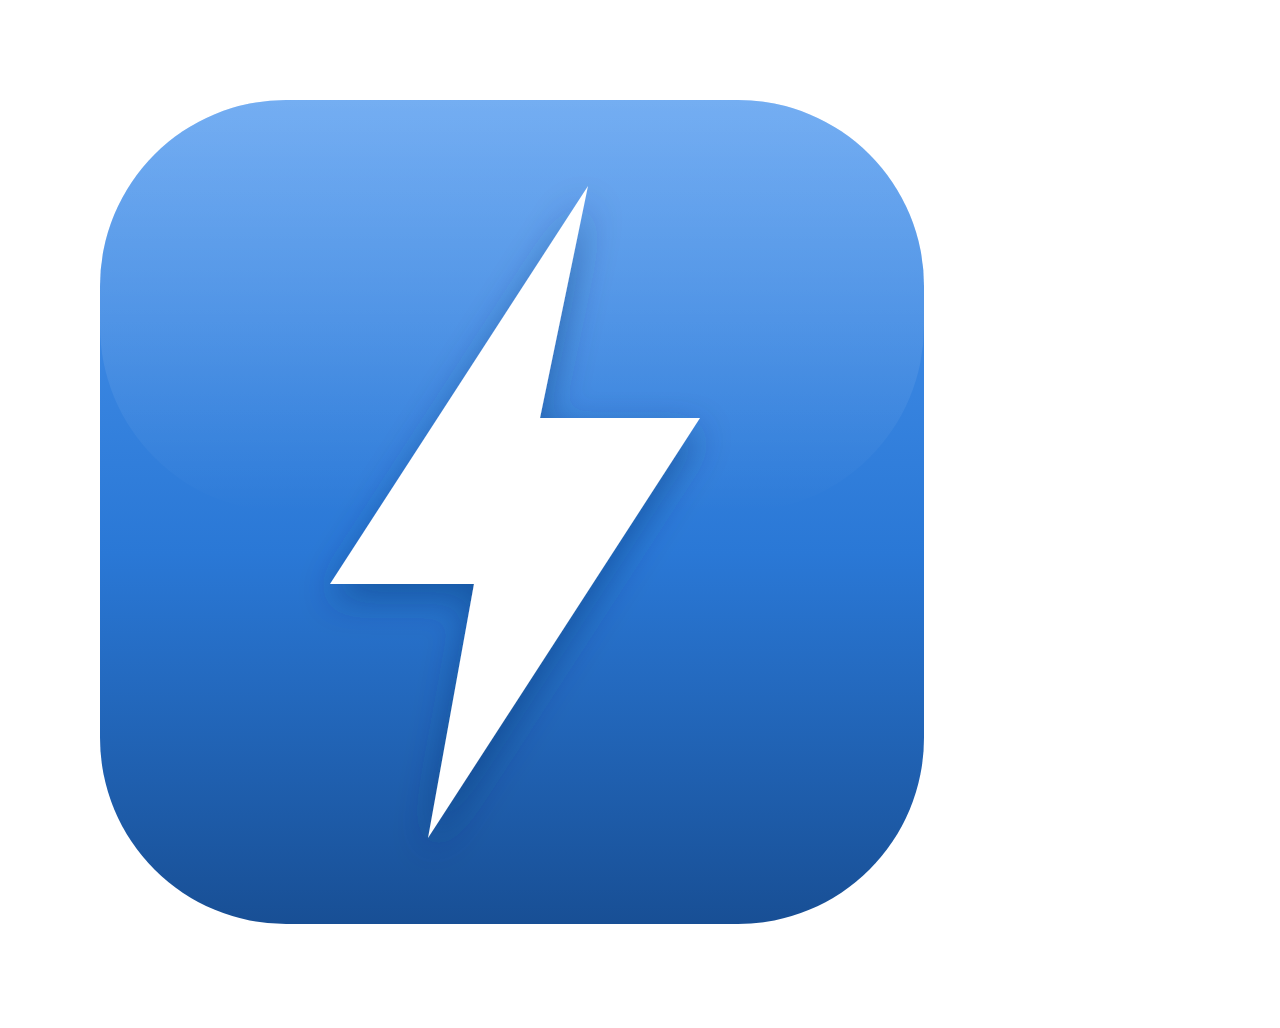
<file: assets/icon.html>
<!doctype html><html><head><style>body{margin:0}</style></head><body>
<svg width="1024" height="1024" viewBox="0 0 1024 1024" xmlns="http://www.w3.org/2000/svg">
  <defs>
    <linearGradient id="bg" x1="0" y1="0" x2="0" y2="1">
      <stop offset="0" stop-color="#4d97ef"/>
      <stop offset="0.55" stop-color="#2a78d6"/>
      <stop offset="1" stop-color="#184f95"/>
    </linearGradient>
    <linearGradient id="gloss" x1="0" y1="0" x2="0" y2="1">
      <stop offset="0" stop-color="#ffffff" stop-opacity="0.22"/>
      <stop offset="1" stop-color="#ffffff" stop-opacity="0"/>
    </linearGradient>
    <filter id="boltshadow" x="-20%" y="-20%" width="140%" height="140%">
      <feDropShadow dx="0" dy="14" stdDeviation="18" flood-color="#0d366b" flood-opacity="0.45"/>
    </filter>
  </defs>
  <rect x="100" y="100" width="824" height="824" rx="186" fill="url(#bg)"/>
  <rect x="100" y="100" width="824" height="412" rx="186" fill="url(#gloss)"/>
  <polygon filter="url(#boltshadow)" fill="#ffffff"
    points="588,186 330,584 474,584 428,838 700,418 540,418"/>
</svg>
</body></html>
</file>
